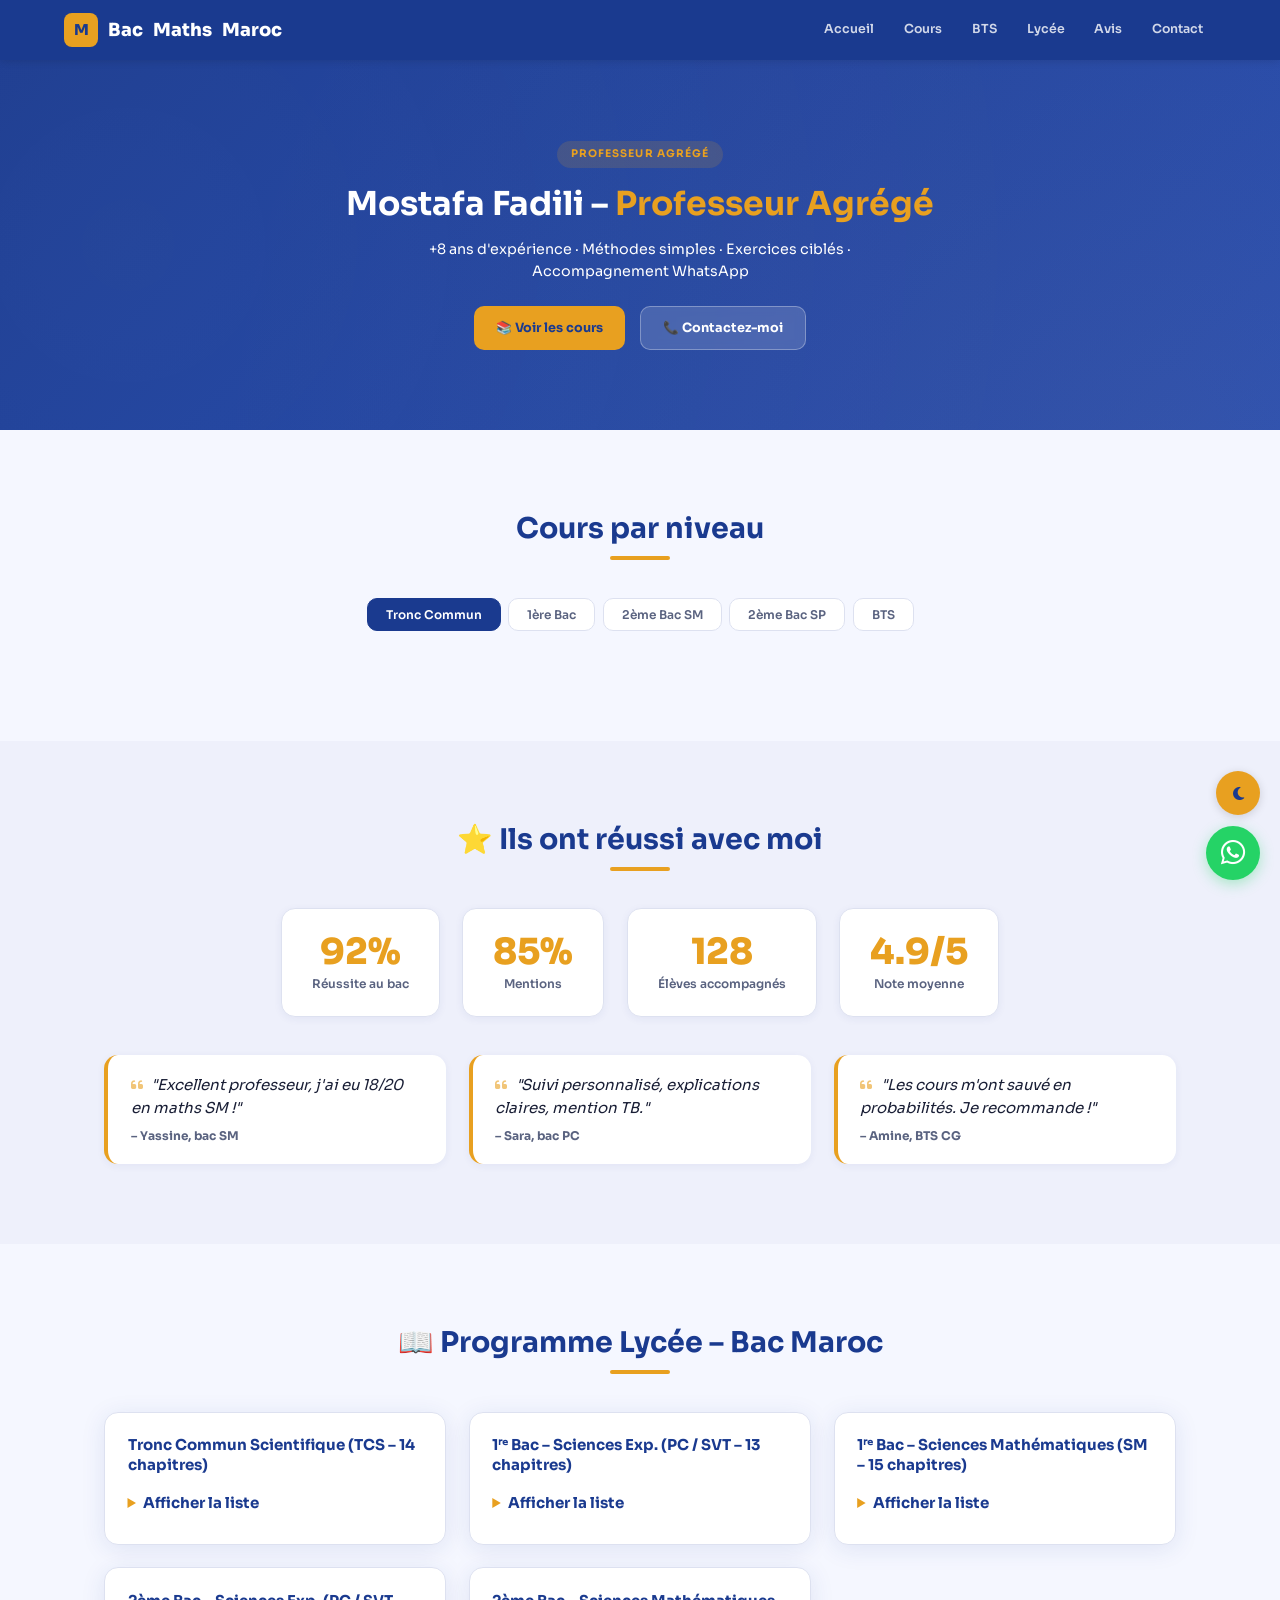
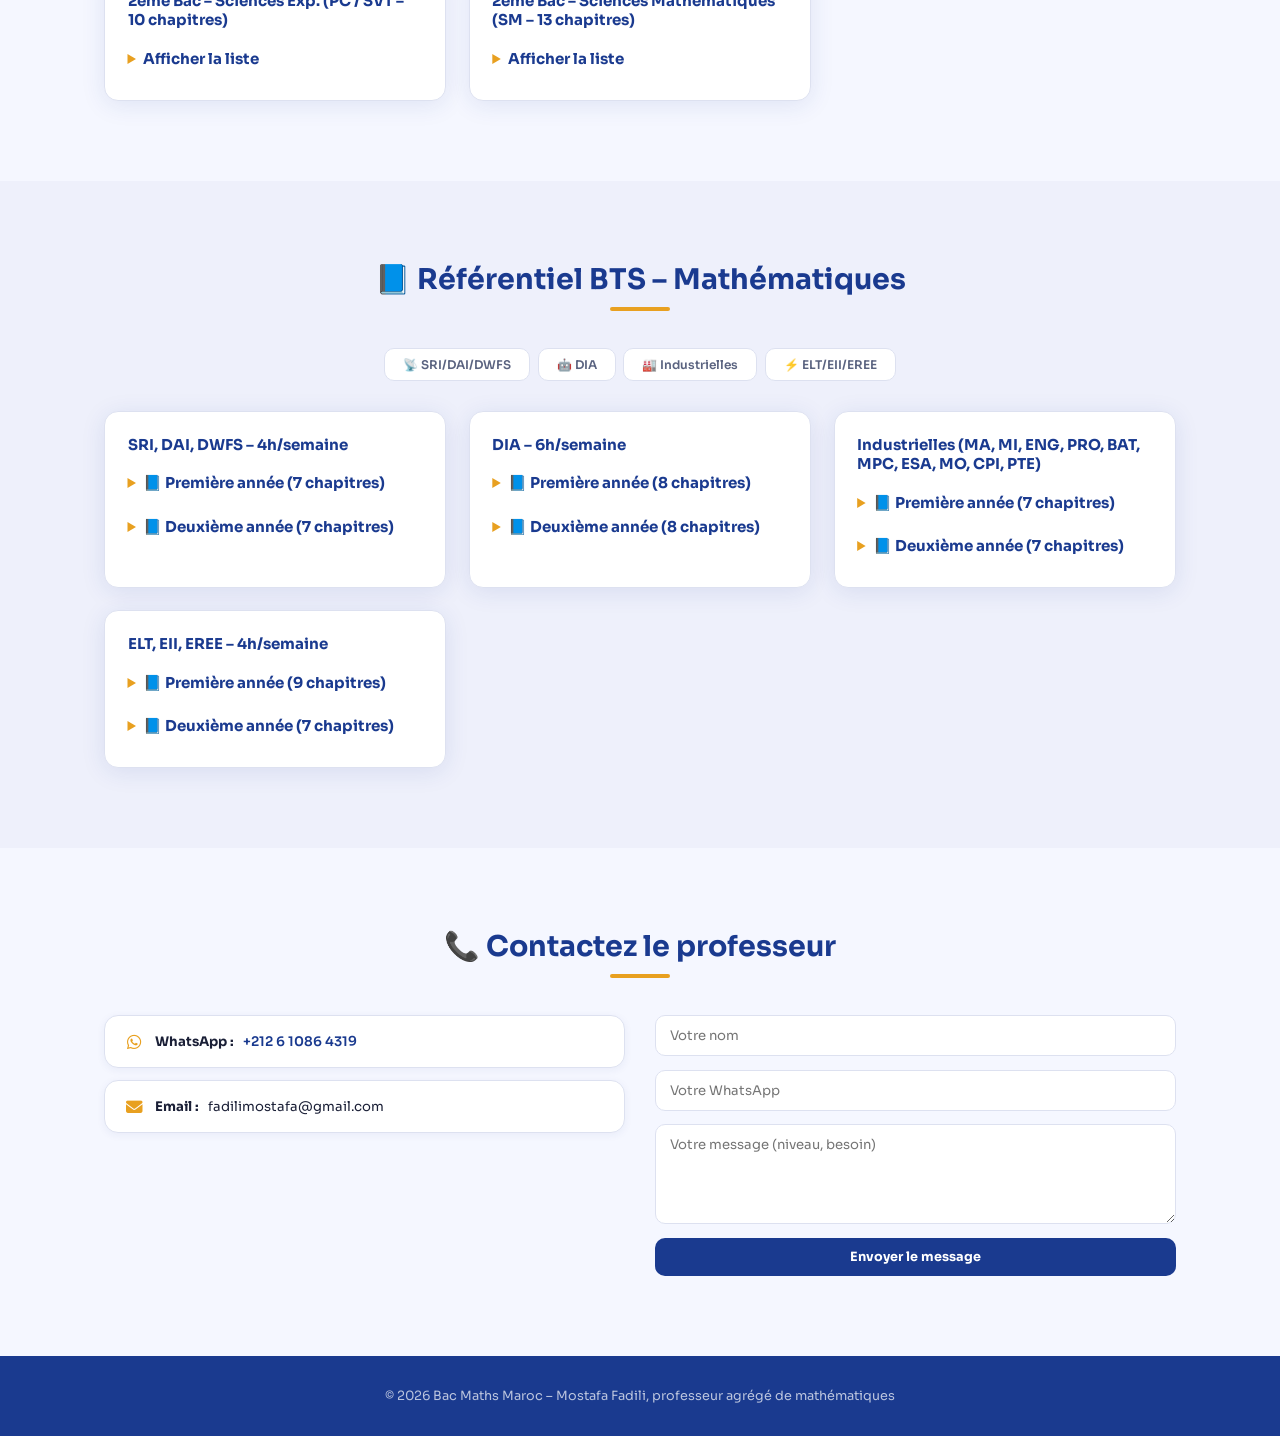
<file: index.html>
<!DOCTYPE html>
<html lang="fr">
<head>
  <meta charset="UTF-8" />
  <meta name="viewport" content="width=device-width, initial-scale=1.0"/>
  <meta name="description" content="Cours particuliers de mathématiques pour le Bac Maroc (SM, PC, SVT) et BTS. Méthodes simples, exercices ciblés, accompagnement WhatsApp. Professeur agrégé Mostafa Fadili.">
  <meta name="keywords" content="Bac Maths Maroc, Sciences Maths, examen national, cours maths maroc, BTS Maroc, professeur agrégé">
  <meta name="author" content="Mostafa Fadili">
  <meta name="theme-color" content="#1a3a8f">
  <title>Bac Maths Maroc – Cours & Réussite | Professeur agrégé Mostafa Fadili</title>
  <link href="https://fonts.googleapis.com/css2?family=Sora:wght@300;400;600;700;800&display=swap" rel="stylesheet">
  <link rel="stylesheet" href="https://cdnjs.cloudflare.com/ajax/libs/font-awesome/6.5.0/css/all.min.css">
  <link href="https://unpkg.com/aos@2.3.1/dist/aos.css" rel="stylesheet">
  <link rel="stylesheet" href="style.css">
</head>
<body>

<!-- Éléments flottants -->
<a href="https://wa.me/212610864319" class="whatsapp-float" target="_blank" rel="noopener" aria-label="WhatsApp"><i class="fab fa-whatsapp"></i></a>
<button class="theme-switch" id="darkModeToggle" aria-label="Mode sombre"><i class="fas fa-moon"></i></button>
<button class="back-to-top" id="backToTop" aria-label="Retour en haut"><i class="fas fa-arrow-up"></i></button>

<!-- HEADER -->
<header>
  <div class="logo"><div class="logo-icon">M</div>Bac <span style="color:var(--accent2);">Maths</span> Maroc</div>
  <button class="hamburger" id="hamburgerBtn" aria-label="Menu"><span></span><span></span><span></span></button>
  <nav class="nav-links" id="navLinks">
    <a href="#hero">Accueil</a>
    <a href="#cours">Cours</a>
    <a href="#bts">BTS</a>
    <a href="#lycee">Lycée</a>
    <a href="#avis">Avis</a>
    <a href="#contact">Contact</a>
  </nav>
</header>

<!-- HERO -->
<section id="hero" class="hero">
  <div class="container">
    <span class="tag tag-accent" data-aos="fade-down">Professeur agrégé</span>
    <h1 data-aos="fade-up">Mostafa Fadili – <span class="highlight">Professeur Agrégé</span></h1>
    <p class="hero-sub" data-aos="fade-up" data-aos-delay="100">+8 ans d'expérience · Méthodes simples · Exercices ciblés · Accompagnement WhatsApp</p>
    <div class="hero-actions" data-aos="fade-up" data-aos-delay="200">
      <a href="#cours" class="btn btn-accent">📚 Voir les cours</a>
      <a href="#contact" class="btn btn-outline-light">📞 Contactez-moi</a>
    </div>
  </div>
</section>

<!-- COURS RAPIDES -->
<section id="cours" class="section">
  <div class="container">
    <h2 class="section-title" data-aos="fade-up">Cours par niveau</h2>
    <div class="tab-bar" data-aos="fade-up" data-aos-delay="50">
      <button class="tab-btn active" data-panel="tc">Tronc Commun</button>
      <button class="tab-btn" data-panel="1bac">1ère Bac</button>
      <button class="tab-btn" data-panel="2bac">2ème Bac SM</button>
      <button class="tab-btn" data-panel="sp">2ème Bac SP</button>
      <button class="tab-btn" data-panel="bts">BTS</button>
    </div>
    <div id="coursPanels">
      <div id="panel-tc" class="cours-panel active"></div>
      <div id="panel-1bac" class="cours-panel"></div>
      <div id="panel-2bac" class="cours-panel"></div>
      <div id="panel-sp" class="cours-panel"></div>
      <div id="panel-bts" class="cours-panel"></div>
    </div>
  </div>
</section>

<!-- AVIS ÉLÈVES -->
<section id="avis" class="section section-alt">
  <div class="container">
    <h2 class="section-title" data-aos="fade-up">⭐ Ils ont réussi avec moi</h2>
    <div class="stats-row" data-aos="fade-up">
      <div class="stat-card"><div class="stat-number">92%</div><div class="stat-label">Réussite au bac</div></div>
      <div class="stat-card"><div class="stat-number">85%</div><div class="stat-label">Mentions</div></div>
      <div class="stat-card"><div class="stat-number">128</div><div class="stat-label">Élèves accompagnés</div></div>
      <div class="stat-card"><div class="stat-number">4.9/5</div><div class="stat-label">Note moyenne</div></div>
    </div>
    <div class="grid grid-3" data-aos="fade-up" data-aos-delay="100">
      <div class="testimonial-card"><i class="fas fa-quote-left quote-icon"></i> "Excellent professeur, j'ai eu 18/20 en maths SM !" <span class="testimonial-author">– Yassine, bac SM</span></div>
      <div class="testimonial-card"><i class="fas fa-quote-left quote-icon"></i> "Suivi personnalisé, explications claires, mention TB." <span class="testimonial-author">– Sara, bac PC</span></div>
      <div class="testimonial-card"><i class="fas fa-quote-left quote-icon"></i> "Les cours m'ont sauvé en probabilités. Je recommande !" <span class="testimonial-author">– Amine, BTS CG</span></div>
    </div>
  </div>
</section>

<!-- PROGRAMME LYCÉE -->
<section id="lycee" class="section">
  <div class="container">
    <h2 class="section-title" data-aos="fade-up">📖 Programme Lycée – Bac Maroc</h2>
    <div class="grid grid-2" data-aos="fade-up">
      <div class="card"><h3>Tronc Commun Scientifique (TCS – 14 chapitres)</h3>
        <details><summary>Afficher la liste</summary>
          <div class="chapter-item"><strong>1. Arithmétique dans ℕ</strong><div class="resource-buttons"></div></div>
          <div class="chapter-item"><strong>2. Ensembles de nombres (ℕ,ℤ,𝔻,ℚ,ℝ)</strong><div class="resource-buttons"></div></div>
          <div class="chapter-item"><strong>3. Ordre dans ℝ</strong><div class="resource-buttons"></div></div>
          <div class="chapter-item"><strong>4. Polynômes</strong><div class="resource-buttons"></div></div>
          <div class="chapter-item"><strong>5. Équations, inéquations et systèmes</strong><div class="resource-buttons"></div></div>
          <div class="chapter-item"><strong>6. Calcul vectoriel dans le plan</strong><div class="resource-buttons"></div></div>
          <div class="chapter-item"><strong>7. Projection dans le plan</strong><div class="resource-buttons"></div></div>
          <div class="chapter-item"><strong>8. La droite dans le plan</strong><div class="resource-buttons"></div></div>
          <div class="chapter-item"><strong>9. Calcul trigonométrique</strong><div class="resource-buttons"></div></div>
          <div class="chapter-item"><strong>10. Généralités sur les fonctions</strong><div class="resource-buttons"></div></div>
          <div class="chapter-item"><strong>11. Transformations du plan</strong><div class="resource-buttons"></div></div>
          <div class="chapter-item"><strong>12. Produit scalaire dans le plan</strong><div class="resource-buttons"></div></div>
          <div class="chapter-item"><strong>13. Géométrie dans l'espace</strong><div class="resource-buttons"></div></div>
          <div class="chapter-item"><strong>14. Statistiques</strong><div class="resource-buttons"></div></div>
        </details>
      </div>
      <div class="card"><h3>1ʳᵉ Bac – Sciences Exp. (PC / SVT – 13 chapitres)</h3>
        <details><summary>Afficher la liste</summary>
          <div class="chapter-item"><strong>1. Notions de logique</strong><div class="resource-buttons"></div></div>
          <div class="chapter-item"><strong>2. Généralités sur les fonctions numériques</strong><div class="resource-buttons"></div></div>
          <div class="chapter-item"><strong>3. Barycentre dans le plan</strong><div class="resource-buttons"></div></div>
          <div class="chapter-item"><strong>4. Produit scalaire dans le plan (étude analytique)</strong><div class="resource-buttons"></div></div>
          <div class="chapter-item"><strong>5. Calcul trigonométrique (formules de transformation)</strong><div class="resource-buttons"></div></div>
          <div class="chapter-item"><strong>6. Suites numériques</strong><div class="resource-buttons"></div></div>
          <div class="chapter-item"><strong>7. Rotation dans le plan</strong><div class="resource-buttons"></div></div>
          <div class="chapter-item"><strong>8. Limites d'une fonction numérique</strong><div class="resource-buttons"></div></div>
          <div class="chapter-item"><strong>9. Dérivation</strong><div class="resource-buttons"></div></div>
          <div class="chapter-item"><strong>10. Étude des fonctions</strong><div class="resource-buttons"></div></div>
          <div class="chapter-item"><strong>11. Vecteurs de l'espace</strong><div class="resource-buttons"></div></div>
          <div class="chapter-item"><strong>12. Géométrie dans l'espace (positions relatives, orthogonalité)</strong><div class="resource-buttons"></div></div>
          <div class="chapter-item"><strong>13. Dénombrement</strong><div class="resource-buttons"></div></div>
        </details>
      </div>
      <div class="card"><h3>1ʳᵉ Bac – Sciences Mathématiques (SM – 15 chapitres)</h3>
        <details><summary>Afficher la liste</summary>
          <div class="chapter-item"><strong>1. Notions de logique</strong><div class="resource-buttons"></div></div>
          <div class="chapter-item"><strong>2. Ensembles et applications</strong><div class="resource-buttons"></div></div>
          <div class="chapter-item"><strong>3. Généralités sur les fonctions numériques</strong><div class="resource-buttons"></div></div>
          <div class="chapter-item"><strong>4. Arithmétique dans ℤ</strong><div class="resource-buttons"></div></div>
          <div class="chapter-item"><strong>5. Barycentre dans le plan</strong><div class="resource-buttons"></div></div>
          <div class="chapter-item"><strong>6. Produit scalaire dans le plan</strong><div class="resource-buttons"></div></div>
          <div class="chapter-item"><strong>7. Calcul trigonométrique</strong><div class="resource-buttons"></div></div>
          <div class="chapter-item"><strong>8. Suites numériques</strong><div class="resource-buttons"></div></div>
          <div class="chapter-item"><strong>9. Rotation dans le plan</strong><div class="resource-buttons"></div></div>
          <div class="chapter-item"><strong>10. Limites d'une fonction numérique</strong><div class="resource-buttons"></div></div>
          <div class="chapter-item"><strong>11. Dérivation</strong><div class="resource-buttons"></div></div>
          <div class="chapter-item"><strong>12. Étude des fonctions</strong><div class="resource-buttons"></div></div>
          <div class="chapter-item"><strong>13. Dénombrement</strong><div class="resource-buttons"></div></div>
          <div class="chapter-item"><strong>14. Vecteurs de l'espace</strong><div class="resource-buttons"></div></div>
          <div class="chapter-item"><strong>15. Produit vectoriel dans l'espace</strong><div class="resource-buttons"></div></div>
        </details>
      </div>
      <div class="card"><h3>2ème Bac – Sciences Exp. (PC / SVT – 10 chapitres)</h3>
        <details><summary>Afficher la liste</summary>
          <div class="chapter-item"><strong>1. Limites et continuité</strong><div class="resource-buttons"></div></div>
          <div class="chapter-item"><strong>2. Dérivation et étude de fonctions</strong><div class="resource-buttons"></div></div>
          <div class="chapter-item"><strong>3. Suites numériques</strong><div class="resource-buttons"></div></div>
          <div class="chapter-item"><strong>4. Fonctions logarithmes</strong><div class="resource-buttons"></div></div>
          <div class="chapter-item"><strong>5. Fonctions exponentielles</strong><div class="resource-buttons"></div></div>
          <div class="chapter-item"><strong>6. Nombres complexes (partie 1 et 2)</strong><div class="resource-buttons"></div></div>
          <div class="chapter-item"><strong>7. Équations différentielles</strong><div class="resource-buttons"></div></div>
          <div class="chapter-item"><strong>8. Calcul intégral</strong><div class="resource-buttons"></div></div>
          <div class="chapter-item"><strong>9. Géométrie dans l'espace</strong><div class="resource-buttons"></div></div>
          <div class="chapter-item"><strong>10. Probabilités</strong><div class="resource-buttons"></div></div>
        </details>
      </div>
      <div class="card"><h3>2ème Bac – Sciences Mathématiques (SM – 13 chapitres)</h3>
        <details><summary>Afficher la liste</summary>
          <div class="chapter-item"><strong>1. Limites et continuité</strong><div class="resource-buttons"></div></div>
          <div class="chapter-item"><strong>2. Suites numériques</strong><div class="resource-buttons"></div></div>
          <div class="chapter-item"><strong>3. Continuité sur un intervalle et fonctions dérivables</strong><div class="resource-buttons"></div></div>
          <div class="chapter-item"><strong>4. Étude des fonctions (branches infinies, concavité)</strong><div class="resource-buttons"></div></div>
          <div class="chapter-item"><strong>5. Fonctions logarithmes</strong><div class="resource-buttons"></div></div>
          <div class="chapter-item"><strong>6. Fonctions exponentielles</strong><div class="resource-buttons"></div></div>
          <div class="chapter-item"><strong>7. Nombres complexes</strong><div class="resource-buttons"></div></div>
          <div class="chapter-item"><strong>8. Arithmétique (Bézout, Gauss, Fermat)</strong><div class="resource-buttons"></div></div>
          <div class="chapter-item"><strong>9. Structures algébriques</strong><div class="resource-buttons"></div></div>
          <div class="chapter-item"><strong>10. Calcul intégral</strong><div class="resource-buttons"></div></div>
          <div class="chapter-item"><strong>11. Équations différentielles</strong><div class="resource-buttons"></div></div>
          <div class="chapter-item"><strong>12. Géométrie dans l'espace</strong><div class="resource-buttons"></div></div>
          <div class="chapter-item"><strong>13. Probabilités</strong><div class="resource-buttons"></div></div>
        </details>
      </div>
    </div>
  </div>
</section>

<!-- BTS -->
<section id="bts" class="section section-alt">
  <div class="container">
    <h2 class="section-title" data-aos="fade-up">📘 Référentiel BTS – Mathématiques</h2>
    <div class="tab-bar" data-aos="fade-up" data-aos-delay="50">
      <button class="tab-btn" onclick="document.getElementById('bts-sri').scrollIntoView({behavior:'smooth'})">📡 SRI/DAI/DWFS</button>
      <button class="tab-btn" onclick="document.getElementById('bts-dia').scrollIntoView({behavior:'smooth'})">🤖 DIA</button>
      <button class="tab-btn" onclick="document.getElementById('bts-indus').scrollIntoView({behavior:'smooth'})">🏭 Industrielles</button>
      <button class="tab-btn" onclick="document.getElementById('bts-elt').scrollIntoView({behavior:'smooth'})">⚡ ELT/EII/EREE</button>
    </div>

    <div class="grid" data-aos="fade-up">
      <div id="bts-sri" class="card"><h3>SRI, DAI, DWFS – 4h/semaine</h3>
        <details><summary>📘 Première année (7 chapitres)</summary>
          <div class="chapter-item"><strong>1. Principes de logique, langage ensembliste et applications</strong><div class="resource-buttons"></div></div>
          <div class="chapter-item"><strong>2. Fonctions numériques d’une variable réelle</strong><div class="resource-buttons"></div></div>
          <div class="chapter-item"><strong>3. Développements limités</strong><div class="resource-buttons"></div></div>
          <div class="chapter-item"><strong>4. Suites numériques</strong><div class="resource-buttons"></div></div>
          <div class="chapter-item"><strong>5. Intégrales simples</strong><div class="resource-buttons"></div></div>
          <div class="chapter-item"><strong>6. Équations différentielles linéaires</strong><div class="resource-buttons"></div></div>
          <div class="chapter-item"><strong>7. Calcul matriciel</strong><div class="resource-buttons"></div></div>
        </details>
        <details><summary>📘 Deuxième année (7 chapitres)</summary>
          <div class="chapter-item"><strong>1. Intégrales généralisées</strong><div class="resource-buttons"></div></div>
          <div class="chapter-item"><strong>2. Séries numériques</strong><div class="resource-buttons"></div></div>
          <div class="chapter-item"><strong>3. Espaces vectoriels réels et applications linéaires</strong><div class="resource-buttons"></div></div>
          <div class="chapter-item"><strong>4. Diagonalisation</strong><div class="resource-buttons"></div></div>
          <div class="chapter-item"><strong>5. Fonctions numériques de deux variables</strong><div class="resource-buttons"></div></div>
          <div class="chapter-item"><strong>6. Statistiques descriptives</strong><div class="resource-buttons"></div></div>
          <div class="chapter-item"><strong>7. Calcul des probabilités sur un ensemble fini</strong><div class="resource-buttons"></div></div>
        </details>
      </div>

      <div id="bts-dia" class="card"><h3>DIA – 6h/semaine</h3>
        <details><summary>📘 Première année (8 chapitres)</summary>
          <div class="chapter-item"><strong>1. Principes de logique, langage ensembliste et applications</strong><div class="resource-buttons"></div></div>
          <div class="chapter-item"><strong>2. Fonctions numériques d’une variable réelle</strong><div class="resource-buttons"></div></div>
          <div class="chapter-item"><strong>3. Développements limités</strong><div class="resource-buttons"></div></div>
          <div class="chapter-item"><strong>4. Suites numériques</strong><div class="resource-buttons"></div></div>
          <div class="chapter-item"><strong>5. Intégrales simples</strong><div class="resource-buttons"></div></div>
          <div class="chapter-item"><strong>6. Équations différentielles linéaires</strong><div class="resource-buttons"></div></div>
          <div class="chapter-item"><strong>7. Calcul matriciel</strong><div class="resource-buttons"></div></div>
          <div class="chapter-item"><strong>8. Graphes</strong><div class="resource-buttons"></div></div>
        </details>
        <details><summary>📘 Deuxième année (8 chapitres)</summary>
          <div class="chapter-item"><strong>1. Intégrales généralisées</strong><div class="resource-buttons"></div></div>
          <div class="chapter-item"><strong>2. Séries numériques</strong><div class="resource-buttons"></div></div>
          <div class="chapter-item"><strong>3. Espaces vectoriels réels et applications linéaires</strong><div class="resource-buttons"></div></div>
          <div class="chapter-item"><strong>4. Diagonalisation</strong><div class="resource-buttons"></div></div>
          <div class="chapter-item"><strong>5. Fonctions numériques de deux variables</strong><div class="resource-buttons"></div></div>
          <div class="chapter-item"><strong>6. Optimisation sous contraintes (Lagrange)</strong><div class="resource-buttons"></div></div>
          <div class="chapter-item"><strong>7. Statistiques descriptives</strong><div class="resource-buttons"></div></div>
          <div class="chapter-item"><strong>8. Calcul des probabilités sur un ensemble fini</strong><div class="resource-buttons"></div></div>
        </details>
      </div>

      <div id="bts-indus" class="card"><h3>Industrielles (MA, MI, ENG, PRO, BAT, MPC, ESA, MO, CPI, PTE)</h3>
        <details><summary>📘 Première année (7 chapitres)</summary>
          <div class="chapter-item"><strong>1. Nombres complexes</strong><div class="resource-buttons"></div></div>
          <div class="chapter-item"><strong>2. Fonctions numériques d’une variable réelle</strong><div class="resource-buttons"></div></div>
          <div class="chapter-item"><strong>3. Développements limités</strong><div class="resource-buttons"></div></div>
          <div class="chapter-item"><strong>4. Intégrales simples</strong><div class="resource-buttons"></div></div>
          <div class="chapter-item"><strong>5. Équations différentielles linéaires</strong><div class="resource-buttons"></div></div>
          <div class="chapter-item"><strong>6. Séries numériques</strong><div class="resource-buttons"></div></div>
          <div class="chapter-item"><strong>7. Calcul matriciel</strong><div class="resource-buttons"></div></div>
        </details>
        <details><summary>📘 Deuxième année (7 chapitres)</summary>
          <div class="chapter-item"><strong>1. Intégrales généralisées</strong><div class="resource-buttons"></div></div>
          <div class="chapter-item"><strong>2. Espaces vectoriels réels et applications linéaires</strong><div class="resource-buttons"></div></div>
          <div class="chapter-item"><strong>3. Diagonalisation</strong><div class="resource-buttons"></div></div>
          <div class="chapter-item"><strong>4. Fonctions de deux variables (optimisation)</strong><div class="resource-buttons"></div></div>
          <div class="chapter-item"><strong>5. Intégrales doubles</strong><div class="resource-buttons"></div></div>
          <div class="chapter-item"><strong>6. Statistiques descriptives</strong><div class="resource-buttons"></div></div>
          <div class="chapter-item"><strong>7. Calcul des probabilités (binomiale, Poisson)</strong><div class="resource-buttons"></div></div>
        </details>
      </div>

      <div id="bts-elt" class="card"><h3>ELT, EII, EREE – 4h/semaine</h3>
        <details><summary>📘 Première année (9 chapitres)</summary>
          <div class="chapter-item"><strong>1. Nombres complexes</strong><div class="resource-buttons"></div></div>
          <div class="chapter-item"><strong>2. Fonctions numériques d’une variable réelle</strong><div class="resource-buttons"></div></div>
          <div class="chapter-item"><strong>3. Développements limités</strong><div class="resource-buttons"></div></div>
          <div class="chapter-item"><strong>4. Intégrales simples</strong><div class="resource-buttons"></div></div>
          <div class="chapter-item"><strong>5. Équations différentielles linéaires</strong><div class="resource-buttons"></div></div>
          <div class="chapter-item"><strong>6. Intégrales généralisées</strong><div class="resource-buttons"></div></div>
          <div class="chapter-item"><strong>7. Transformée de Laplace</strong><div class="resource-buttons"></div></div>
          <div class="chapter-item"><strong>8. Séries numériques</strong><div class="resource-buttons"></div></div>
          <div class="chapter-item"><strong>9. Transformée en Z</strong><div class="resource-buttons"></div></div>
        </details>
        <details><summary>📘 Deuxième année (7 chapitres)</summary>
          <div class="chapter-item"><strong>1. Calcul matriciel</strong><div class="resource-buttons"></div></div>
          <div class="chapter-item"><strong>2. Espaces vectoriels réels et applications linéaires</strong><div class="resource-buttons"></div></div>
          <div class="chapter-item"><strong>3. Diagonalisation</strong><div class="resource-buttons"></div></div>
          <div class="chapter-item"><strong>4. Fonctions numériques de deux variables</strong><div class="resource-buttons"></div></div>
          <div class="chapter-item"><strong>5. Intégrales doubles</strong><div class="resource-buttons"></div></div>
          <div class="chapter-item"><strong>6. Statistiques descriptives</strong><div class="resource-buttons"></div></div>
          <div class="chapter-item"><strong>7. Calcul des probabilités sur un ensemble fini</strong><div class="resource-buttons"></div></div>
        </details>
      </div>
    </div>
  </div>
</section>

<!-- CONTACT -->
<section id="contact" class="section">
  <div class="container">
    <h2 class="section-title" data-aos="fade-up">📞 Contactez le professeur</h2>
    <div class="contact-grid">
      <div data-aos="fade-right">
        <div class="contact-item"><i class="fab fa-whatsapp contact-icon"></i> <strong>WhatsApp :</strong> <a href="https://wa.me/212610864319">+212 6 1086 4319</a></div>
        <div class="contact-item"><i class="fas fa-envelope contact-icon"></i> <strong>Email :</strong> fadilimostafa@gmail.com</div>
           </div>
      <form action="https://formsubmit.co/fadilimostafa@gmail.com" method="POST" data-aos="fade-left">
        <input type="text" name="nom" placeholder="Votre nom" required>
        <input type="tel" name="tel" placeholder="Votre WhatsApp" required>
        <textarea name="message" rows="4" placeholder="Votre message (niveau, besoin)" required></textarea>
        <button type="submit" class="btn btn-primary">Envoyer le message</button>
      </form>
    </div>
  </div>
</section>

<footer>
  <div class="container">
    <p>© 2026 Bac Maths Maroc – Mostafa Fadili, professeur agrégé de mathématiques</p>
  </div>
</footer>

<div class="toast" id="toast"></div>

<script src="https://unpkg.com/aos@2.3.1/dist/aos.js"></script>
<script src="app.js"></script>
</body>
</html>
</file>
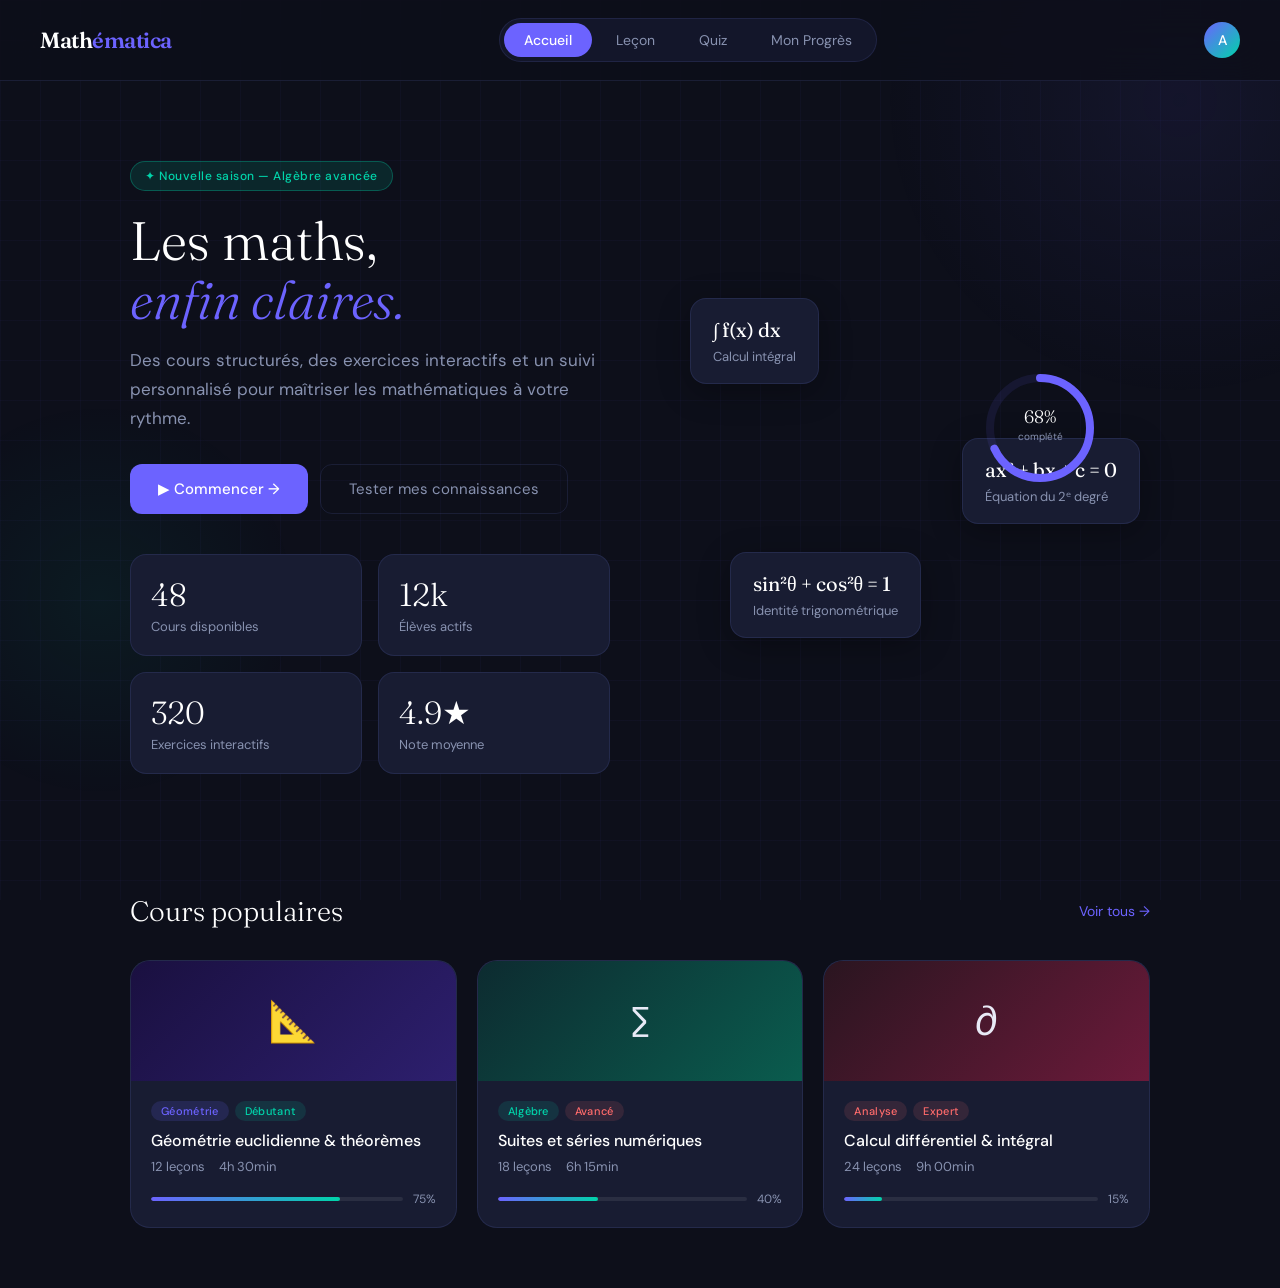
<file: mathematica.html>
<!DOCTYPE html>
<html lang="fr">
<head>
  <meta charset="UTF-8" />
  <meta name="viewport" content="width=device-width, initial-scale=1.0" />
  <title>Mathématica — Plateforme de cours de mathématiques</title>
  <link rel="preconnect" href="https://fonts.googleapis.com" />
  <link rel="preconnect" href="https://fonts.gstatic.com" crossorigin />
  <link href="https://fonts.googleapis.com/css2?family=Fraunces:ital,wght@0,300;0,400;0,600;1,300&family=DM+Sans:wght@300;400;500&display=swap" rel="stylesheet" />

  <style>
    * { margin: 0; padding: 0; box-sizing: border-box; }

    :root {
      --bg: #0d0f1a;
      --surface: #13162a;
      --card: #181c32;
      --border: rgba(120,140,255,0.12);
      --accent: #6c63ff;
      --accent2: #00d4aa;
      --accent3: #ff6b6b;
      --gold: #f5c842;
      --text: #e8eaf6;
      --muted: #8892b0;
      --tag-bg: rgba(108,99,255,0.15);
    }

    body {
      font-family: 'DM Sans', sans-serif;
      background: var(--bg);
      color: var(--text);
      min-height: 100vh;
      overflow-x: hidden;
    }

    /* BACKGROUND */
    .bg-grid {
      position: fixed; inset: 0;
      background-image:
        linear-gradient(rgba(108,99,255,0.04) 1px, transparent 1px),
        linear-gradient(90deg, rgba(108,99,255,0.04) 1px, transparent 1px);
      background-size: 40px 40px;
      pointer-events: none; z-index: 0;
    }
    .glow {
      position: fixed; width: 600px; height: 600px; border-radius: 50%;
      background: radial-gradient(circle, rgba(108,99,255,0.08) 0%, transparent 70%);
      top: -200px; right: -200px; pointer-events: none; z-index: 0;
    }
    .glow2 {
      position: fixed; width: 400px; height: 400px; border-radius: 50%;
      background: radial-gradient(circle, rgba(0,212,170,0.06) 0%, transparent 70%);
      bottom: 100px; left: -100px; pointer-events: none; z-index: 0;
    }

    .app { position: relative; z-index: 1; }

    /* NAV */
    nav {
      display: flex; align-items: center; justify-content: space-between;
      padding: 18px 40px;
      border-bottom: 0.5px solid var(--border);
      background: rgba(13,15,26,0.85);
      backdrop-filter: blur(20px);
      position: sticky; top: 0; z-index: 100;
    }
    .logo {
      font-family: 'Fraunces', serif; font-size: 22px; font-weight: 600;
      letter-spacing: -0.5px; color: white;
    }
    .logo span { color: var(--accent); }

    .nav-tabs {
      display: flex; gap: 4px;
      background: var(--surface);
      border: 0.5px solid var(--border);
      border-radius: 40px; padding: 4px;
    }
    .nav-tab {
      padding: 8px 20px; border-radius: 36px; border: none;
      background: transparent; color: var(--muted);
      font-family: 'DM Sans', sans-serif; font-size: 14px;
      cursor: pointer; transition: all 0.2s;
    }
    .nav-tab.active { background: var(--accent); color: white; font-weight: 500; }
    .nav-tab:hover:not(.active) { color: var(--text); }

    .nav-right { display: flex; align-items: center; gap: 12px; }
    .avatar {
      width: 36px; height: 36px; border-radius: 50%;
      background: linear-gradient(135deg, var(--accent), var(--accent2));
      display: flex; align-items: center; justify-content: center;
      font-size: 14px; font-weight: 500; color: white; cursor: pointer;
    }

    /* PAGES */
    .page { display: none; }
    .page.active { display: block; }

    /* ===== PAGE ACCUEIL ===== */
    .hero {
      padding: 80px 40px 60px;
      max-width: 1100px; margin: 0 auto;
      display: grid; grid-template-columns: 1fr 1fr;
      gap: 60px; align-items: center;
    }
    .hero-badge {
      display: inline-flex; align-items: center; gap: 6px;
      background: rgba(0,212,170,0.12);
      border: 0.5px solid rgba(0,212,170,0.3);
      color: var(--accent2); font-size: 12px; font-weight: 500;
      padding: 6px 14px; border-radius: 40px;
      margin-bottom: 20px; letter-spacing: 0.5px;
    }
    .hero h1 {
      font-family: 'Fraunces', serif; font-size: 54px; line-height: 1.1;
      font-weight: 300; color: white; margin-bottom: 16px;
    }
    .hero h1 em { font-style: italic; color: var(--accent); }
    .hero p { color: var(--muted); font-size: 17px; line-height: 1.7; margin-bottom: 32px; }
    .hero-btns { display: flex; gap: 12px; }

    .btn-primary {
      padding: 14px 28px; background: var(--accent); color: white;
      border: none; border-radius: 12px; font-size: 15px; font-weight: 500;
      cursor: pointer; font-family: 'DM Sans', sans-serif;
      transition: all 0.2s; display: flex; align-items: center; gap: 8px;
    }
    .btn-primary:hover { background: #7c73ff; transform: translateY(-1px); }

    .btn-ghost {
      padding: 14px 28px; background: transparent; color: var(--muted);
      border: 0.5px solid var(--border); border-radius: 12px; font-size: 15px;
      cursor: pointer; font-family: 'DM Sans', sans-serif; transition: all 0.2s;
    }
    .btn-ghost:hover { border-color: rgba(108,99,255,0.4); color: var(--text); }

    .hero-stats { display: grid; grid-template-columns: 1fr 1fr; gap: 16px; margin-top: 40px; }
    .stat-card {
      background: var(--card); border: 0.5px solid var(--border);
      border-radius: 16px; padding: 20px; transition: border-color 0.2s;
    }
    .stat-card:hover { border-color: rgba(108,99,255,0.3); }
    .stat-num {
      font-family: 'Fraunces', serif; font-size: 32px; font-weight: 300;
      color: white; margin-bottom: 4px;
    }
    .stat-label { font-size: 13px; color: var(--muted); }

    /* HERO VISUAL */
    .hero-visual { position: relative; height: 380px; }
    .math-card {
      position: absolute; background: var(--card);
      border: 0.5px solid var(--border); border-radius: 16px;
      padding: 18px 22px; font-size: 13px; color: var(--muted);
      animation: float 4s ease-in-out infinite;
      box-shadow: 0 8px 32px rgba(0,0,0,0.3);
    }
    .math-card .formula {
      font-family: 'Fraunces', serif; font-size: 20px;
      color: white; margin-bottom: 6px;
    }
    .math-card.c1 { top: 20px; left: 20px; animation-delay: 0s; }
    .math-card.c2 { top: 160px; right: 10px; animation-delay: 1.5s; }
    .math-card.c3 { bottom: 20px; left: 60px; animation-delay: 0.8s; }
    @keyframes float {
      0%, 100% { transform: translateY(0px); }
      50% { transform: translateY(-10px); }
    }
    .progress-ring { position: absolute; top: 90px; right: 50px; width: 120px; height: 120px; }

    /* SECTION */
    .section { max-width: 1100px; margin: 0 auto; padding: 60px 40px; }
    .section-header { display: flex; justify-content: space-between; align-items: center; margin-bottom: 32px; }
    .section-title { font-family: 'Fraunces', serif; font-size: 28px; font-weight: 300; color: white; }
    .see-all {
      font-size: 14px; color: var(--accent); background: none; border: none;
      cursor: pointer; font-family: 'DM Sans', sans-serif;
      display: flex; align-items: center; gap: 4px;
    }

    /* COURSE GRID */
    .courses-grid { display: grid; grid-template-columns: repeat(3, 1fr); gap: 20px; }
    .course-card {
      background: var(--card); border: 0.5px solid var(--border);
      border-radius: 20px; overflow: hidden; cursor: pointer; transition: all 0.25s;
    }
    .course-card:hover {
      border-color: rgba(108,99,255,0.4); transform: translateY(-4px);
      box-shadow: 0 20px 40px rgba(0,0,0,0.3);
    }
    .course-thumb {
      height: 120px; display: flex; align-items: center; justify-content: center;
      font-size: 40px; position: relative; overflow: hidden;
    }
    .course-body { padding: 20px; }
    .course-tags { display: flex; gap: 6px; margin-bottom: 10px; }
    .tag {
      font-size: 11px; font-weight: 500; padding: 3px 10px;
      border-radius: 20px; background: var(--tag-bg);
      color: var(--accent); letter-spacing: 0.3px;
    }
    .tag.green { background: rgba(0,212,170,0.12); color: var(--accent2); }
    .tag.red { background: rgba(255,107,107,0.12); color: var(--accent3); }
    .course-name { font-size: 16px; font-weight: 500; color: white; margin-bottom: 6px; line-height: 1.3; }
    .course-meta { font-size: 13px; color: var(--muted); display: flex; gap: 14px; margin-bottom: 16px; }
    .course-footer { display: flex; align-items: center; justify-content: space-between; }
    .progress-bar { flex: 1; height: 4px; background: rgba(255,255,255,0.08); border-radius: 4px; margin-right: 10px; overflow: hidden; }
    .progress-fill { height: 100%; border-radius: 4px; background: linear-gradient(90deg, var(--accent), var(--accent2)); }
    .progress-pct { font-size: 12px; color: var(--muted); }

    /* ===== PAGE LEÇON ===== */
    .lesson-layout {
      display: grid; grid-template-columns: 280px 1fr;
      min-height: calc(100vh - 65px);
    }
    .sidebar { background: var(--surface); border-right: 0.5px solid var(--border); padding: 28px 0; }
    .sidebar-title {
      font-size: 12px; font-weight: 500; color: var(--muted);
      letter-spacing: 1px; text-transform: uppercase; padding: 0 20px 16px;
    }
    .lesson-item {
      display: flex; align-items: center; gap: 12px;
      padding: 12px 20px; cursor: pointer; transition: background 0.15s;
      border-left: 2px solid transparent;
    }
    .lesson-item:hover { background: rgba(108,99,255,0.06); }
    .lesson-item.active { background: rgba(108,99,255,0.1); border-left-color: var(--accent); }
    .lesson-icon {
      width: 32px; height: 32px; border-radius: 8px;
      display: flex; align-items: center; justify-content: center;
      font-size: 16px; flex-shrink: 0;
    }
    .lesson-icon.done { background: rgba(0,212,170,0.15); }
    .lesson-icon.active-ic { background: rgba(108,99,255,0.2); }
    .lesson-icon.locked { background: rgba(255,255,255,0.05); }
    .lesson-info { flex: 1; }
    .lesson-name { font-size: 14px; color: var(--text); font-weight: 400; }
    .lesson-dur { font-size: 12px; color: var(--muted); }

    .lesson-content { padding: 40px 60px; max-width: 760px; margin: 0 auto; width: 100%; }
    .lesson-breadcrumb {
      font-size: 13px; color: var(--muted); margin-bottom: 24px;
      display: flex; gap: 6px; align-items: center;
    }
    .lesson-h1 { font-family: 'Fraunces', serif; font-size: 36px; font-weight: 300; color: white; margin-bottom: 8px; }
    .lesson-meta { display: flex; gap: 16px; margin-bottom: 36px; font-size: 13px; color: var(--muted); flex-wrap: wrap; }
    .math-box {
      background: var(--surface); border: 0.5px solid var(--border);
      border-left: 3px solid var(--accent); border-radius: 12px;
      padding: 24px 28px; margin: 24px 0;
      font-family: 'Fraunces', serif; font-size: 22px;
      color: white; text-align: center; letter-spacing: 1px;
    }
    .text-block { font-size: 16px; line-height: 1.8; color: #c8d0e0; margin-bottom: 20px; }
    .example-block {
      background: rgba(0,212,170,0.05); border: 0.5px solid rgba(0,212,170,0.2);
      border-radius: 12px; padding: 20px 24px; margin: 24px 0;
    }
    .example-label {
      font-size: 12px; font-weight: 500; color: var(--accent2);
      letter-spacing: 1px; text-transform: uppercase; margin-bottom: 12px;
    }
    .example-text { font-size: 15px; color: var(--text); line-height: 1.7; }

    /* ===== PAGE QUIZ ===== */
    .quiz-container { max-width: 700px; margin: 0 auto; padding: 60px 40px; }
    .quiz-progress { display: flex; gap: 6px; margin-bottom: 40px; }
    .quiz-dot { height: 6px; flex: 1; border-radius: 6px; background: rgba(255,255,255,0.1); transition: background 0.3s; }
    .quiz-dot.done { background: var(--accent2); }
    .quiz-dot.current { background: var(--accent); }
    .quiz-q {
      font-family: 'Fraunces', serif; font-size: 26px; font-weight: 300;
      color: white; margin-bottom: 12px; line-height: 1.4;
    }
    .quiz-formula {
      background: var(--surface); border: 0.5px solid var(--border);
      border-radius: 12px; padding: 20px; text-align: center;
      font-family: 'Fraunces', serif; font-size: 24px; color: var(--accent); margin-bottom: 32px;
    }
    .quiz-options { display: grid; gap: 12px; margin-bottom: 32px; }
    .quiz-opt {
      padding: 16px 20px; border: 0.5px solid var(--border);
      border-radius: 12px; background: var(--card); color: var(--text);
      font-size: 16px; cursor: pointer; text-align: left;
      font-family: 'DM Sans', sans-serif; transition: all 0.2s;
      display: flex; align-items: center; gap: 14px;
    }
    .quiz-opt:hover { border-color: rgba(108,99,255,0.4); background: rgba(108,99,255,0.06); }
    .quiz-opt.correct { border-color: var(--accent2); background: rgba(0,212,170,0.08); color: var(--accent2); }
    .quiz-opt.wrong { border-color: var(--accent3); background: rgba(255,107,107,0.08); color: var(--accent3); }
    .opt-letter {
      width: 28px; height: 28px; border-radius: 8px;
      background: rgba(255,255,255,0.06);
      display: flex; align-items: center; justify-content: center;
      font-size: 13px; font-weight: 500; flex-shrink: 0;
    }
    .quiz-feedback {
      display: none; padding: 16px 20px; border-radius: 12px;
      font-size: 14px; margin-bottom: 24px; line-height: 1.6;
    }
    .quiz-feedback.show { display: block; }
    .quiz-feedback.ok { background: rgba(0,212,170,0.08); border: 0.5px solid rgba(0,212,170,0.25); color: var(--accent2); }
    .quiz-feedback.ko { background: rgba(255,107,107,0.08); border: 0.5px solid rgba(255,107,107,0.25); color: var(--accent3); }
    .quiz-nav { display: flex; justify-content: flex-end; gap: 12px; }

    /* ===== PAGE DASHBOARD ===== */
    .dash-grid {
      display: grid; grid-template-columns: 1fr 320px; gap: 28px;
      max-width: 1100px; margin: 0 auto; padding: 48px 40px;
    }
    .dash-card { background: var(--card); border: 0.5px solid var(--border); border-radius: 20px; padding: 24px 28px; }
    .dash-card-title { font-size: 14px; color: var(--muted); margin-bottom: 20px; font-weight: 400; }

    .streak-row { display: flex; gap: 8px; margin-bottom: 24px; }
    .streak-day { flex: 1; text-align: center; }
    .streak-dot {
      width: 36px; height: 36px; border-radius: 10px;
      margin: 0 auto 4px; display: flex; align-items: center; justify-content: center; font-size: 14px;
    }
    .streak-dot.done { background: rgba(108,99,255,0.25); color: var(--accent); }
    .streak-dot.today { background: var(--accent); color: white; }
    .streak-dot.future { background: rgba(255,255,255,0.05); color: var(--muted); }
    .streak-lbl { font-size: 11px; color: var(--muted); }

    .xp-bar-wrap { margin-bottom: 20px; }
    .xp-labels { display: flex; justify-content: space-between; font-size: 13px; margin-bottom: 8px; }
    .xp-bar { height: 8px; background: rgba(255,255,255,0.08); border-radius: 8px; overflow: hidden; }
    .xp-fill { height: 100%; border-radius: 8px; background: linear-gradient(90deg, var(--accent), var(--accent2)); width: 68%; }

    .recent-list { display: grid; gap: 12px; }
    .recent-item {
      display: flex; align-items: center; gap: 14px;
      padding: 14px 18px; background: var(--surface);
      border: 0.5px solid var(--border); border-radius: 14px;
    }
    .recent-ic { width: 40px; height: 40px; border-radius: 12px; display: flex; align-items: center; justify-content: center; font-size: 18px; flex-shrink: 0; }
    .recent-label { flex: 1; }
    .recent-name { font-size: 14px; color: var(--text); font-weight: 400; }
    .recent-sub { font-size: 12px; color: var(--muted); margin-top: 2px; }
    .recent-score { font-size: 13px; font-weight: 500; padding: 4px 12px; border-radius: 20px; }
    .score-green { background: rgba(0,212,170,0.15); color: var(--accent2); }
    .score-amber { background: rgba(245,200,66,0.15); color: var(--gold); }

    .medals { display: flex; gap: 10px; flex-wrap: wrap; }
    .medal { background: var(--surface); border: 0.5px solid var(--border); border-radius: 14px; padding: 12px 16px; text-align: center; flex: 1; min-width: 80px; }
    .medal-ic { font-size: 24px; margin-bottom: 6px; }
    .medal-name { font-size: 11px; color: var(--muted); }
  </style>
</head>
<body>

<div class="bg-grid"></div>
<div class="glow"></div>
<div class="glow2"></div>

<div class="app">

  <!-- NAVIGATION -->
  <nav>
    <div class="logo">Math<span>ématica</span></div>
    <div class="nav-tabs">
      <button class="nav-tab active" onclick="showPage('home')">Accueil</button>
      <button class="nav-tab" onclick="showPage('lesson')">Leçon</button>
      <button class="nav-tab" onclick="showPage('quiz')">Quiz</button>
      <button class="nav-tab" onclick="showPage('dashboard')">Mon Progrès</button>
    </div>
    <div class="nav-right">
      <div class="avatar">A</div>
    </div>
  </nav>

  <!-- ===== PAGE : ACCUEIL ===== -->
  <div class="page active" id="page-home">
    <div class="hero">
      <div>
        <div class="hero-badge">✦ Nouvelle saison — Algèbre avancée</div>
        <h1>Les maths,<br><em>enfin claires.</em></h1>
        <p>Des cours structurés, des exercices interactifs et un suivi personnalisé pour maîtriser les mathématiques à votre rythme.</p>
        <div class="hero-btns">
          <button class="btn-primary" onclick="showPage('lesson')">▶ Commencer →</button>
          <button class="btn-ghost" onclick="showPage('quiz')">Tester mes connaissances</button>
        </div>
        <div class="hero-stats">
          <div class="stat-card">
            <div class="stat-num">48</div>
            <div class="stat-label">Cours disponibles</div>
          </div>
          <div class="stat-card">
            <div class="stat-num">12k</div>
            <div class="stat-label">Élèves actifs</div>
          </div>
          <div class="stat-card">
            <div class="stat-num">320</div>
            <div class="stat-label">Exercices interactifs</div>
          </div>
          <div class="stat-card">
            <div class="stat-num">4.9★</div>
            <div class="stat-label">Note moyenne</div>
          </div>
        </div>
      </div>

      <div class="hero-visual">
        <div class="math-card c1">
          <div class="formula">∫ f(x) dx</div>
          <div>Calcul intégral</div>
        </div>
        <div class="math-card c2">
          <div class="formula">ax² + bx + c = 0</div>
          <div>Équation du 2ᵉ degré</div>
        </div>
        <div class="math-card c3">
          <div class="formula">sin²θ + cos²θ = 1</div>
          <div>Identité trigonométrique</div>
        </div>
        <svg class="progress-ring" viewBox="0 0 120 120">
          <circle cx="60" cy="60" r="50" fill="none" stroke="rgba(108,99,255,0.1)" stroke-width="8"/>
          <circle cx="60" cy="60" r="50" fill="none" stroke="#6c63ff" stroke-width="8"
            stroke-dasharray="314" stroke-dashoffset="100" stroke-linecap="round"
            transform="rotate(-90 60 60)"/>
          <text x="60" y="55" text-anchor="middle" fill="white" font-size="18"
            font-family="Fraunces,serif" font-weight="300">68%</text>
          <text x="60" y="72" text-anchor="middle" fill="#8892b0" font-size="10"
            font-family="DM Sans,sans-serif">complété</text>
        </svg>
      </div>
    </div>

    <div class="section">
      <div class="section-header">
        <div class="section-title">Cours populaires</div>
        <button class="see-all">Voir tous →</button>
      </div>
      <div class="courses-grid">
        <div class="course-card" onclick="showPage('lesson')">
          <div class="course-thumb" style="background:linear-gradient(135deg,#1a1040,#2d1f6e)">
            <span>📐</span>
          </div>
          <div class="course-body">
            <div class="course-tags"><span class="tag">Géométrie</span><span class="tag green">Débutant</span></div>
            <div class="course-name">Géométrie euclidienne & théorèmes</div>
            <div class="course-meta"><span>12 leçons</span><span>4h 30min</span></div>
            <div class="course-footer">
              <div class="progress-bar"><div class="progress-fill" style="width:75%"></div></div>
              <span class="progress-pct">75%</span>
            </div>
          </div>
        </div>
        <div class="course-card" onclick="showPage('lesson')">
          <div class="course-thumb" style="background:linear-gradient(135deg,#0d2b30,#0a5c4e)">
            <span>∑</span>
          </div>
          <div class="course-body">
            <div class="course-tags"><span class="tag green">Algèbre</span><span class="tag red">Avancé</span></div>
            <div class="course-name">Suites et séries numériques</div>
            <div class="course-meta"><span>18 leçons</span><span>6h 15min</span></div>
            <div class="course-footer">
              <div class="progress-bar"><div class="progress-fill" style="width:40%"></div></div>
              <span class="progress-pct">40%</span>
            </div>
          </div>
        </div>
        <div class="course-card" onclick="showPage('lesson')">
          <div class="course-thumb" style="background:linear-gradient(135deg,#2a1520,#6b1a3a)">
            <span>∂</span>
          </div>
          <div class="course-body">
            <div class="course-tags"><span class="tag red">Analyse</span><span class="tag red">Expert</span></div>
            <div class="course-name">Calcul différentiel & intégral</div>
            <div class="course-meta"><span>24 leçons</span><span>9h 00min</span></div>
            <div class="course-footer">
              <div class="progress-bar"><div class="progress-fill" style="width:15%"></div></div>
              <span class="progress-pct">15%</span>
            </div>
          </div>
        </div>
      </div>
    </div>
  </div>

  <!-- ===== PAGE : LEÇON ===== -->
  <div class="page" id="page-lesson">
    <div class="lesson-layout">
      <div class="sidebar">
        <div class="sidebar-title">Géométrie euclidienne</div>
        <div class="lesson-item done">
          <div class="lesson-icon done">✓</div>
          <div class="lesson-info">
            <div class="lesson-name">Introduction & axiomes</div>
            <div class="lesson-dur">20 min</div>
          </div>
        </div>
        <div class="lesson-item done">
          <div class="lesson-icon done">✓</div>
          <div class="lesson-info">
            <div class="lesson-name">Les angles & propriétés</div>
            <div class="lesson-dur">25 min</div>
          </div>
        </div>
        <div class="lesson-item active">
          <div class="lesson-icon active-ic">▶</div>
          <div class="lesson-info">
            <div class="lesson-name">Le théorème de Pythagore</div>
            <div class="lesson-dur">30 min</div>
          </div>
        </div>
        <div class="lesson-item">
          <div class="lesson-icon locked">🔒</div>
          <div class="lesson-info">
            <div class="lesson-name">Triangles semblables</div>
            <div class="lesson-dur">35 min</div>
          </div>
        </div>
        <div class="lesson-item">
          <div class="lesson-icon locked">🔒</div>
          <div class="lesson-info">
            <div class="lesson-name">Cercles & tangentes</div>
            <div class="lesson-dur">40 min</div>
          </div>
        </div>
        <div class="lesson-item">
          <div class="lesson-icon locked">🔒</div>
          <div class="lesson-info">
            <div class="lesson-name">Théorème de Thalès</div>
            <div class="lesson-dur">45 min</div>
          </div>
        </div>
      </div>

      <div style="overflow-y:auto; max-height:calc(100vh - 65px)">
        <div class="lesson-content">
          <div class="lesson-breadcrumb">
            <span>Géométrie</span> › <span>Géométrie euclidienne</span> › <span style="color:var(--text)">Théorème de Pythagore</span>
          </div>
          <div class="lesson-h1">Le théorème de Pythagore</div>
          <div class="lesson-meta">
            <span>📚 Leçon 3 sur 12</span>
            <span>⏱ 30 minutes</span>
            <span>⭐ 150 XP</span>
          </div>

          <div class="text-block">
            Le théorème de Pythagore est l'un des résultats les plus fondamentaux de la géométrie. Il établit une relation entre les côtés d'un <strong style="color:white">triangle rectangle</strong>.
          </div>

          <div class="math-box">a² + b² = c²</div>

          <div class="text-block">
            Dans cette formule, <em style="color:var(--accent)">c</em> représente l'hypoténuse (le côté opposé à l'angle droit), et <em style="color:var(--accent)">a</em> et <em style="color:var(--accent)">b</em> sont les deux autres côtés, appelés les <strong style="color:white">cathètes</strong>.
          </div>

          <div class="example-block">
            <div class="example-label">✦ Exemple concret</div>
            <div class="example-text">
              Un triangle a deux côtés mesurant <strong>3 cm</strong> et <strong>4 cm</strong>. Quelle est la longueur de son hypoténuse ?<br><br>
              c² = 3² + 4² = 9 + 16 = 25<br>
              c = √25 = <strong style="color:var(--accent2)">5 cm</strong><br><br>
              On retrouve le célèbre triplet pythagoricien <strong>(3, 4, 5)</strong>.
            </div>
          </div>

          <div class="text-block">
            La réciproque est également vraie : si dans un triangle on a a² + b² = c², alors ce triangle est nécessairement rectangle en C. Cela permet de <strong style="color:white">vérifier si un triangle est rectangle</strong> sans mesurer ses angles.
          </div>

          <div style="margin-top: 40px; display:flex; gap:12px">
            <button class="btn-primary" onclick="showPage('quiz')">Aller au Quiz →</button>
            <button class="btn-ghost">Leçon suivante</button>
          </div>
        </div>
      </div>
    </div>
  </div>

  <!-- ===== PAGE : QUIZ ===== -->
  <div class="page" id="page-quiz">
    <div class="quiz-container">
      <div class="quiz-progress">
        <div class="quiz-dot done"></div>
        <div class="quiz-dot done"></div>
        <div class="quiz-dot current"></div>
        <div class="quiz-dot"></div>
        <div class="quiz-dot"></div>
      </div>

      <div style="font-size:13px;color:var(--muted);margin-bottom:8px">Question 3 sur 5</div>
      <div class="quiz-q">Dans un triangle rectangle, si les cathètes mesurent 5 et 12, que vaut l'hypoténuse ?</div>
      <div class="quiz-formula">5² + 12² = ?</div>

      <div class="quiz-options">
        <button class="quiz-opt" onclick="answer(this, false)">
          <span class="opt-letter">A</span> 11
        </button>
        <button class="quiz-opt" onclick="answer(this, true)">
          <span class="opt-letter">B</span> 13
        </button>
        <button class="quiz-opt" onclick="answer(this, false)">
          <span class="opt-letter">C</span> 15
        </button>
        <button class="quiz-opt" onclick="answer(this, false)">
          <span class="opt-letter">D</span> 17
        </button>
      </div>

      <div class="quiz-feedback ok" id="qfeedback">
        ✓ Excellent ! 5² + 12² = 25 + 144 = 169 = 13². L'hypoténuse mesure donc <strong>13</strong>. C'est le triplet pythagoricien (5, 12, 13) !
      </div>

      <div class="quiz-nav">
        <button class="btn-ghost">← Précédent</button>
        <button class="btn-primary" onclick="showPage('dashboard')">Suivant →</button>
      </div>
    </div>
  </div>

  <!-- ===== PAGE : DASHBOARD ===== -->
  <div class="page" id="page-dashboard">
    <div class="dash-grid">
      <div style="display:grid;gap:20px">
        <div class="dash-card">
          <div class="dash-card-title">Activité cette semaine</div>
          <div class="streak-row">
            <div class="streak-day">
              <div class="streak-dot done">✓</div>
              <div class="streak-lbl">Lun</div>
            </div>
            <div class="streak-day">
              <div class="streak-dot done">✓</div>
              <div class="streak-lbl">Mar</div>
            </div>
            <div class="streak-day">
              <div class="streak-dot done">✓</div>
              <div class="streak-lbl">Mer</div>
            </div>
            <div class="streak-day">
              <div class="streak-dot today">★</div>
              <div class="streak-lbl">Jeu</div>
            </div>
            <div class="streak-day">
              <div class="streak-dot future">—</div>
              <div class="streak-lbl">Ven</div>
            </div>
            <div class="streak-day">
              <div class="streak-dot future">—</div>
              <div class="streak-lbl">Sam</div>
            </div>
            <div class="streak-day">
              <div class="streak-dot future">—</div>
              <div class="streak-lbl">Dim</div>
            </div>
          </div>
          <div style="font-size:13px;color:var(--muted)">🔥 Série de <strong style="color:white">4 jours</strong> — continuez !</div>
        </div>

        <div class="dash-card">
          <div class="dash-card-title">Dernières activités</div>
          <div class="recent-list">
            <div class="recent-item">
              <div class="recent-ic" style="background:rgba(108,99,255,0.15)">📐</div>
              <div class="recent-label">
                <div class="recent-name">Théorème de Pythagore</div>
                <div class="recent-sub">Géométrie euclidienne · il y a 2h</div>
              </div>
              <span class="recent-score score-green">95%</span>
            </div>
            <div class="recent-item">
              <div class="recent-ic" style="background:rgba(0,212,170,0.12)">∑</div>
              <div class="recent-label">
                <div class="recent-name">Suites arithmétiques</div>
                <div class="recent-sub">Algèbre · hier</div>
              </div>
              <span class="recent-score score-amber">72%</span>
            </div>
            <div class="recent-item">
              <div class="recent-ic" style="background:rgba(245,200,66,0.1)">∞</div>
              <div class="recent-label">
                <div class="recent-name">Limites de fonctions</div>
                <div class="recent-sub">Analyse · il y a 2 jours</div>
              </div>
              <span class="recent-score score-green">88%</span>
            </div>
          </div>
        </div>
      </div>

      <div style="display:grid;gap:20px;align-content:start">
        <div class="dash-card">
          <div class="dash-card-title">Points d'expérience (XP)</div>
          <div style="font-size:36px;font-family:'Fraunces',serif;font-weight:300;color:white;margin-bottom:4px">2 840 XP</div>
          <div style="font-size:13px;color:var(--muted);margin-bottom:16px">Niveau 8 — Mathématicien</div>
          <div class="xp-bar-wrap">
            <div class="xp-labels">
              <span style="font-size:13px;color:var(--muted)">Niveau 8</span>
              <span style="font-size:13px;color:var(--muted)">Niveau 9</span>
            </div>
            <div class="xp-bar"><div class="xp-fill"></div></div>
          </div>
          <div style="font-size:13px;color:var(--muted)">160 XP restants pour le niveau 9</div>
        </div>

        <div class="dash-card">
          <div class="dash-card-title">Badges obtenus</div>
          <div class="medals">
            <div class="medal"><div class="medal-ic">🏆</div><div class="medal-name">Pythagore</div></div>
            <div class="medal"><div class="medal-ic">⚡</div><div class="medal-name">Rapide</div></div>
            <div class="medal"><div class="medal-ic">🔥</div><div class="medal-name">Série ×4</div></div>
            <div class="medal"><div class="medal-ic">🎯</div><div class="medal-name">Précis</div></div>
          </div>
        </div>

        <button class="btn-primary" onclick="showPage('lesson')" style="width:100%;justify-content:center">
          Continuer à apprendre →
        </button>
      </div>
    </div>
  </div>

</div><!-- fin .app -->

<script>
  // Navigation entre pages
  function showPage(id) {
    document.querySelectorAll('.page').forEach(p => p.classList.remove('active'));
    document.querySelectorAll('.nav-tab').forEach(t => t.classList.remove('active'));
    document.getElementById('page-' + id).classList.add('active');
    const map = { home: 0, lesson: 1, quiz: 2, dashboard: 3 };
    document.querySelectorAll('.nav-tab')[map[id]].classList.add('active');
  }

  // Quiz : gestion des réponses
  function answer(btn, correct) {
    const opts = document.querySelectorAll('.quiz-opt');
    opts.forEach(o => o.style.pointerEvents = 'none');
    btn.classList.add(correct ? 'correct' : 'wrong');
    if (!correct) {
      // Trouver la bonne réponse (B = index 1)
      opts[1].classList.add('correct');
    }
    const feedback = document.getElementById('qfeedback');
    feedback.classList.add('show');
    if (!correct) {
      feedback.className = 'quiz-feedback show ko';
      feedback.textContent = '✗ Pas tout à fait. 5² + 12² = 25 + 144 = 169, donc c = √169 = 13. La bonne réponse était B.';
    }
  }
</script>

</body>
</html>
</file>
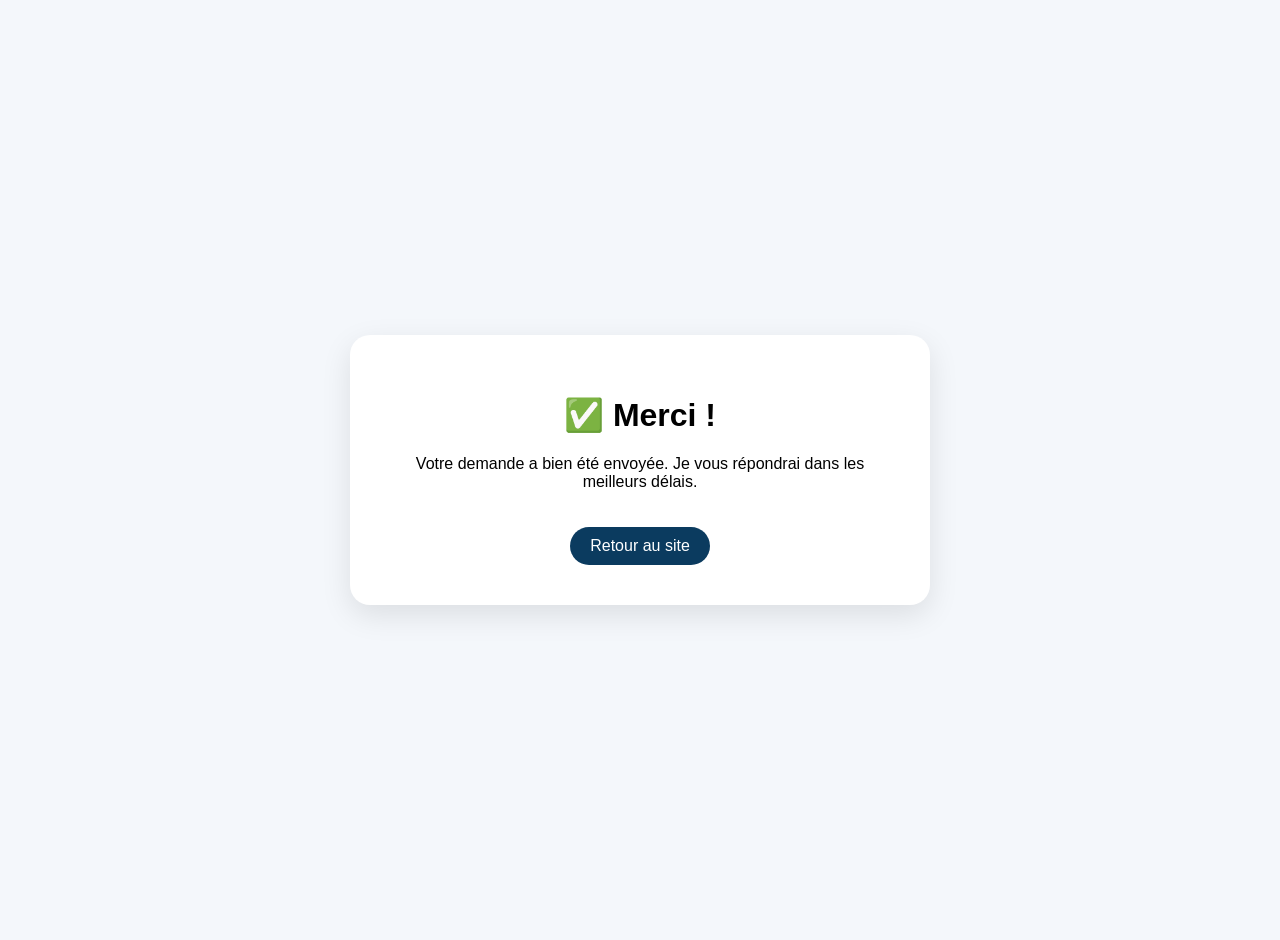
<file: merci.html>
<!DOCTYPE html>
<html lang="fr">
<head>
    <meta charset="UTF-8">
    <meta name="viewport" content="width=device-width, initial-scale=1.0">
    <title>Merci – Bac Maths Maroc</title>
    <style>
        body {
            font-family: 'Poppins', Arial, sans-serif;
            display: flex;
            justify-content: center;
            align-items: center;
            min-height: 100vh;
            background: #f4f7fb;
            margin: 0;
            padding: 20px;
        }
        .box {
            background: white;
            padding: 40px;
            border-radius: 20px;
            box-shadow: 0 10px 30px rgba(0,0,0,0.1);
            text-align: center;
            max-width: 500px;
        }
        a {
            display: inline-block;
            margin-top: 20px;
            padding: 10px 20px;
            background: #0b3b5f;
            color: white;
            text-decoration: none;
            border-radius: 30px;
            transition: 0.2s;
        }
        a:hover { background: #e67e22; }
    </style>
</head>
<body>
    <div class="box">
        <h1>✅ Merci !</h1>
        <p>Votre demande a bien été envoyée. Je vous répondrai dans les meilleurs délais.</p>
        <a href="index.html">Retour au site</a>
    </div>
</body>
</html>
</file>
<file: style.css>
/* ===== RESET & BASE ===== */
*, *::before, *::after {
  margin: 0;
  padding: 0;
  box-sizing: border-box;
}

html {
  scroll-behavior: smooth;
  font-size: 15px;
}

/* ===== VARIABLES ===== */
:root {
  --bg: #f5f7ff;
  --bg-alt: #eef0fb;
  --white: #ffffff;
  --primary: #1a3a8f;
  --primary-hover: #254eb8;
  --primary-light: rgba(26,58,143,.1);
  --accent: #e8a020;
  --accent-hover: #f5b93e;
  --green: #1eaf7a;
  --red: #e0404a;
  --teal: #0891b2;
  --text: #1a1f36;
  --text-dim: #5a6380;
  --border: #dde1f0;
  --shadow-sm: 0 2px 8px rgba(26,58,143,0.06);
  --shadow: 0 4px 24px rgba(26,58,143,0.10);
  --shadow-lg: 0 8px 40px rgba(26,58,143,0.15);
  --radius: 14px;
  --radius-sm: 10px;
  --radius-pill: 100px;
  --font: 'Sora', sans-serif;
  --header-h: 60px;
  --transition: 0.25s cubic-bezier(0.4, 0, 0.2, 1);
}

/* ===== DARK MODE ===== */
body.dark {
  --bg: #121826;
  --bg-alt: #1e2432;
  --white: #1e2432;
  --primary: #2c4c9e;
  --primary-hover: #3a5cb0;
  --text: #eef2f5;
  --text-dim: #a0a8c0;
  --border: #2a3440;
  --shadow: 0 4px 24px rgba(0,0,0,0.30);
  --shadow-lg: 0 8px 40px rgba(0,0,0,0.40);
}

body {
  background: var(--bg);
  color: var(--text);
  font-family: var(--font);
  line-height: 1.6;
  transition: background var(--transition), color var(--transition);
  min-height: 100vh;
}

/* ===== TYPOGRAPHY ===== */
h1, h2, h3, h4 {
  line-height: 1.3;
  font-weight: 700;
}

a {
  color: inherit;
  text-decoration: none;
}

img {
  max-width: 100%;
  height: auto;
}

/* ===== LAYOUT ===== */
.container {
  max-width: 1200px;
  margin: 0 auto;
  padding: 0 5%;
}

.section {
  padding: 80px 0;
}

.section-alt {
  background: var(--bg-alt);
}

.section-title {
  text-align: center;
  font-size: 1.9rem;
  color: var(--primary);
  margin-bottom: 2.5rem;
  position: relative;
}

.section-title::after {
  content: '';
  display: block;
  width: 60px;
  height: 4px;
  background: var(--accent);
  border-radius: 2px;
  margin: 0.6rem auto 0;
}

/* ===== GRID ===== */
.grid {
  display: grid;
  grid-template-columns: repeat(auto-fit, minmax(300px, 1fr));
  gap: 1.5rem;
}

.grid-2 {
  grid-template-columns: repeat(auto-fit, minmax(340px, 1fr));
}

.grid-3 {
  grid-template-columns: repeat(auto-fit, minmax(280px, 1fr));
}

/* ===== COMPONENTS ===== */

/* Tags */
.tag {
  display: inline-block;
  font-size: 0.7rem;
  font-weight: 700;
  letter-spacing: 0.1em;
  text-transform: uppercase;
  padding: 5px 14px;
  border-radius: var(--radius-pill);
}

.tag-accent {
  background: rgba(232,160,32,0.15);
  color: var(--accent);
}

/* Buttons */
.btn {
  display: inline-flex;
  align-items: center;
  justify-content: center;
  gap: 8px;
  padding: 11px 22px;
  border-radius: var(--radius-sm);
  font-weight: 700;
  font-size: 0.85rem;
  cursor: pointer;
  transition: all var(--transition);
  border: none;
  font-family: var(--font);
  white-space: nowrap;
}

.btn-primary {
  background: var(--primary);
  color: white;
}

.btn-primary:hover {
  background: var(--primary-hover);
  transform: translateY(-2px);
  box-shadow: 0 4px 16px rgba(26,58,143,0.25);
}

.btn-accent {
  background: var(--accent);
  color: var(--primary);
}

.btn-accent:hover {
  background: var(--accent-hover);
  transform: translateY(-2px);
  box-shadow: 0 4px 16px rgba(232,160,32,0.35);
}

.btn-outline-light {
  background: rgba(255,255,255,0.15);
  color: white;
  border: 1.5px solid rgba(255,255,255,0.3);
  backdrop-filter: blur(4px);
}

.btn-outline-light:hover {
  background: rgba(255,255,255,0.25);
  transform: translateY(-2px);
}

.btn-outline {
  background: none;
  border: 1.5px solid var(--primary);
  color: var(--primary);
}

.btn-outline:hover {
  background: var(--primary);
  color: white;
  transform: translateY(-2px);
}

/* ===== CARDS ===== */
.card {
  background: var(--white);
  border-radius: var(--radius);
  padding: 1.5rem;
  box-shadow: var(--shadow);
  border: 1px solid var(--border);
  transition: all var(--transition);
}

.card:hover {
  transform: translateY(-4px);
  box-shadow: var(--shadow-lg);
}

.card h3 {
  font-size: 1rem;
  margin-bottom: 0.75rem;
  color: var(--primary);
}

/* ===== TESTIMONIALS ===== */
.testimonial-card {
  background: var(--white);
  border-radius: var(--radius);
  padding: 1.3rem 1.5rem;
  border-left: 4px solid var(--accent);
  box-shadow: var(--shadow-sm);
  font-style: italic;
  line-height: 1.5;
}

.quote-icon {
  color: var(--accent);
  opacity: 0.6;
  margin-right: 0.3rem;
  font-size: 0.9rem;
}

.testimonial-author {
  display: block;
  margin-top: 0.5rem;
  font-style: normal;
  font-weight: 700;
  font-size: 0.8rem;
  color: var(--text-dim);
}

/* ===== STATS ===== */
.stats-row {
  display: flex;
  flex-wrap: wrap;
  justify-content: center;
  gap: 1.5rem;
  text-align: center;
  margin-bottom: 2.5rem;
}

.stat-card {
  background: var(--white);
  border-radius: var(--radius);
  padding: 1.5rem 2rem;
  min-width: 130px;
  box-shadow: var(--shadow-sm);
  border: 1px solid var(--border);
  transition: transform var(--transition);
}

.stat-card:hover {
  transform: translateY(-3px);
}

.stat-number {
  font-size: 2.4rem;
  font-weight: 800;
  color: var(--accent);
  line-height: 1.1;
  margin-bottom: 0.2rem;
}

.stat-label {
  font-size: 0.8rem;
  color: var(--text-dim);
  font-weight: 600;
}

/* ===== HERO ===== */
.hero {
  background: linear-gradient(135deg, var(--primary), var(--primary-hover));
  color: white;
  padding: 80px 0;
  text-align: center;
  position: relative;
  overflow: hidden;
}

.hero::before {
  content: '';
  position: absolute;
  top: -50%;
  left: -50%;
  width: 200%;
  height: 200%;
  background: radial-gradient(circle at 30% 50%, rgba(255,255,255,0.04) 0%, transparent 50%),
              radial-gradient(circle at 70% 80%, rgba(232,160,32,0.08) 0%, transparent 50%);
  pointer-events: none;
}

.hero h1 {
  font-size: 2.2rem;
  margin-bottom: 0.8rem;
}

.hero .highlight {
  color: var(--accent);
}

.hero-sub {
  margin: 0 auto 1.5rem;
  max-width: 560px;
  opacity: 0.85;
  font-size: 0.95rem;
}

.hero-actions {
  display: flex;
  gap: 1rem;
  justify-content: center;
  flex-wrap: wrap;
}

.hero .tag {
  margin-bottom: 1rem;
}

/* ===== HEADER ===== */
header {
  background: var(--primary);
  color: white;
  padding: 0 5%;
  height: var(--header-h);
  display: flex;
  align-items: center;
  justify-content: space-between;
  position: sticky;
  top: 0;
  z-index: 200;
  box-shadow: 0 1px 8px rgba(0,0,0,0.12);
}

.logo {
  display: flex;
  align-items: center;
  gap: 10px;
  font-size: 1.2rem;
  font-weight: 800;
  user-select: none;
}

.logo-icon {
  width: 34px;
  height: 34px;
  background: var(--accent);
  border-radius: 8px;
  display: flex;
  align-items: center;
  justify-content: center;
  font-weight: 900;
  color: var(--primary);
  font-size: 1rem;
}

.nav-links {
  display: flex;
  gap: 0.25rem;
}

.nav-links a {
  color: rgba(255,255,255,0.8);
  padding: 7px 13px;
  border-radius: 8px;
  font-size: 0.83rem;
  font-weight: 600;
  transition: all var(--transition);
}

.nav-links a:hover,
.nav-links a.active {
  background: rgba(255,255,255,0.15);
  color: white;
}

/* ===== HAMBURGER ===== */
.hamburger {
  display: none;
  background: none;
  border: none;
  cursor: pointer;
  flex-direction: column;
  gap: 5px;
  padding: 4px;
}

.hamburger span {
  display: block;
  width: 22px;
  height: 2.5px;
  background: white;
  border-radius: 2px;
  transition: all var(--transition);
}

/* ===== TABS ===== */
.tab-bar {
  display: flex;
  gap: 0.5rem;
  flex-wrap: wrap;
  justify-content: center;
  margin-bottom: 2rem;
}

.tab-btn {
  padding: 8px 18px;
  border: 1.5px solid var(--border);
  border-radius: var(--radius-sm);
  background: var(--white);
  color: var(--text-dim);
  font-weight: 600;
  font-size: 0.8rem;
  cursor: pointer;
  transition: all var(--transition);
  font-family: var(--font);
}

.tab-btn:hover {
  border-color: var(--primary);
  color: var(--primary);
}

.tab-btn.active {
  background: var(--primary);
  border-color: var(--primary);
  color: white;
}

/* ===== CHAPTER ITEMS ===== */
.chapter-item {
  margin-bottom: 0.75rem;
  padding: 0.7rem 0.9rem;
  background: var(--bg);
  border-radius: var(--radius-sm);
  border-left: 3px solid var(--accent);
  font-size: 0.88rem;
}

.chapter-item:last-child {
  margin-bottom: 0;
}

/* Details / Summary */
details {
  margin-top: 0.5rem;
}

details summary {
  cursor: pointer;
  font-weight: 700;
  padding: 0.4rem 0;
  color: var(--primary);
  transition: color var(--transition);
  user-select: none;
}

details summary:hover {
  color: var(--accent);
}

details summary::marker {
  color: var(--accent);
}

/* ===== RESOURCE BUTTONS ===== */
.resource-buttons {
  display: flex;
  flex-wrap: wrap;
  gap: 0.4rem;
  margin-top: 0.4rem;
}

.res-btn {
  display: inline-block;
  padding: 4px 10px;
  border-radius: 30px;
  font-size: 0.65rem;
  font-weight: 700;
  color: white;
  text-decoration: none;
  transition: all var(--transition);
  cursor: pointer;
  border: none;
  font-family: var(--font);
}

.res-btn:hover {
  opacity: 0.85;
  transform: translateY(-1px);
}

.res-pdf { background: #3498db; }
.res-exo { background: #2ecc71; }
.res-cor { background: #e67e22; }
.res-vid { background: #e74c3c; }

/* ===== CONTACT ===== */
.contact-grid {
  display: grid;
  grid-template-columns: 1fr 1fr;
  gap: 2rem;
  align-items: start;
}

.contact-item {
  padding: 1rem 1.2rem;
  background: var(--white);
  border-radius: var(--radius);
  margin-bottom: 0.8rem;
  box-shadow: var(--shadow-sm);
  border: 1px solid var(--border);
  display: flex;
  align-items: center;
  gap: 0.6rem;
  font-size: 0.88rem;
}

.contact-item a {
  color: var(--primary);
  font-weight: 600;
}

.contact-item a:hover {
  text-decoration: underline;
}

.contact-icon {
  color: var(--accent);
  font-size: 1.1rem;
  width: 1.5rem;
  text-align: center;
}

form {
  display: flex;
  flex-direction: column;
}

form input,
form textarea {
  width: 100%;
  padding: 11px 14px;
  margin-bottom: 0.9rem;
  border-radius: var(--radius-sm);
  border: 1.5px solid var(--border);
  background: var(--white);
  color: var(--text);
  font-family: var(--font);
  font-size: 0.88rem;
  transition: border-color var(--transition);
}

form input:focus,
form textarea:focus {
  outline: none;
  border-color: var(--primary);
  box-shadow: 0 0 0 3px rgba(26,58,143,0.1);
}

form textarea {
  resize: vertical;
  min-height: 100px;
}

/* ===== FOOTER ===== */
footer {
  background: var(--primary);
  color: rgba(255,255,255,0.7);
  padding: 2rem 0;
  text-align: center;
  font-size: 0.85rem;
}

/* ===== FLOATING ELEMENTS ===== */

/* WhatsApp float */
.whatsapp-float {
  position: fixed;
  bottom: 20px;
  right: 20px;
  background: #25d366;
  width: 54px;
  height: 54px;
  border-radius: 50%;
  display: flex;
  align-items: center;
  justify-content: center;
  font-size: 28px;
  color: white;
  box-shadow: 0 4px 14px rgba(37,211,102,0.35);
  z-index: 999;
  transition: all var(--transition);
}

.whatsapp-float:hover {
  transform: scale(1.08);
  box-shadow: 0 6px 20px rgba(37,211,102,0.45);
}

/* Theme switch */
.theme-switch {
  position: fixed;
  bottom: 85px;
  right: 20px;
  background: var(--accent);
  width: 44px;
  height: 44px;
  border-radius: 50%;
  display: flex;
  align-items: center;
  justify-content: center;
  cursor: pointer;
  color: var(--primary);
  font-size: 1rem;
  z-index: 1000;
  box-shadow: 0 2px 10px rgba(0,0,0,0.15);
  transition: all var(--transition);
  border: none;
}

.theme-switch:hover {
  transform: scale(1.1);
}

/* Back to top */
.back-to-top {
  position: fixed;
  bottom: 20px;
  left: 20px;
  background: var(--primary);
  width: 40px;
  height: 40px;
  border-radius: 50%;
  display: flex;
  align-items: center;
  justify-content: center;
  cursor: pointer;
  opacity: 0;
  transform: translateY(10px);
  transition: all var(--transition);
  z-index: 998;
  color: white;
  border: none;
  font-size: 0.9rem;
  box-shadow: 0 2px 10px rgba(0,0,0,0.15);
}

.back-to-top.show {
  opacity: 1;
  transform: translateY(0);
}

.back-to-top:hover {
  background: var(--primary-hover);
}

/* ===== TOAST ===== */
.toast {
  position: fixed;
  bottom: 2rem;
  left: 50%;
  transform: translateX(-50%) translateY(80px);
  background: var(--primary);
  color: white;
  padding: 12px 24px;
  border-radius: var(--radius-sm);
  opacity: 0;
  transition: all 0.35s cubic-bezier(0.4, 0, 0.2, 1);
  z-index: 1000;
  font-weight: 600;
  font-size: 0.88rem;
  box-shadow: 0 4px 20px rgba(0,0,0,0.2);
  pointer-events: none;
}

.toast.show {
  opacity: 1;
  transform: translateX(-50%) translateY(0);
}

/* ===== RESPONSIVE ===== */
@media (max-width: 768px) {
  html { font-size: 14px; }

  .hamburger {
    display: flex;
  }

  .nav-links {
    display: none;
    flex-direction: column;
    position: absolute;
    top: var(--header-h);
    left: 0;
    right: 0;
    background: var(--primary);
    padding: 0.8rem 1rem;
    gap: 0.3rem;
    box-shadow: 0 4px 12px rgba(0,0,0,0.15);
  }

  .nav-links.open {
    display: flex;
  }

  .contact-grid {
    grid-template-columns: 1fr;
  }

  .stats-row {
    gap: 1rem;
  }

  .stat-card {
    min-width: 100px;
    padding: 1rem 1.2rem;
  }

  .hero h1 {
    font-size: 1.7rem;
  }

  .section-title {
    font-size: 1.5rem;
  }

  .grid-2 {
    grid-template-columns: 1fr;
  }
}

@media (max-width: 480px) {
  .hero-actions {
    flex-direction: column;
    align-items: center;
  }

  .hero-actions .btn {
    width: 100%;
    max-width: 260px;
  }
}

/* ===== UTILITY ===== */
@media (prefers-reduced-motion: reduce) {
  *, *::before, *::after {
    animation-duration: 0.01ms !important;
    transition-duration: 0.01ms !important;
  }
}
</file>
